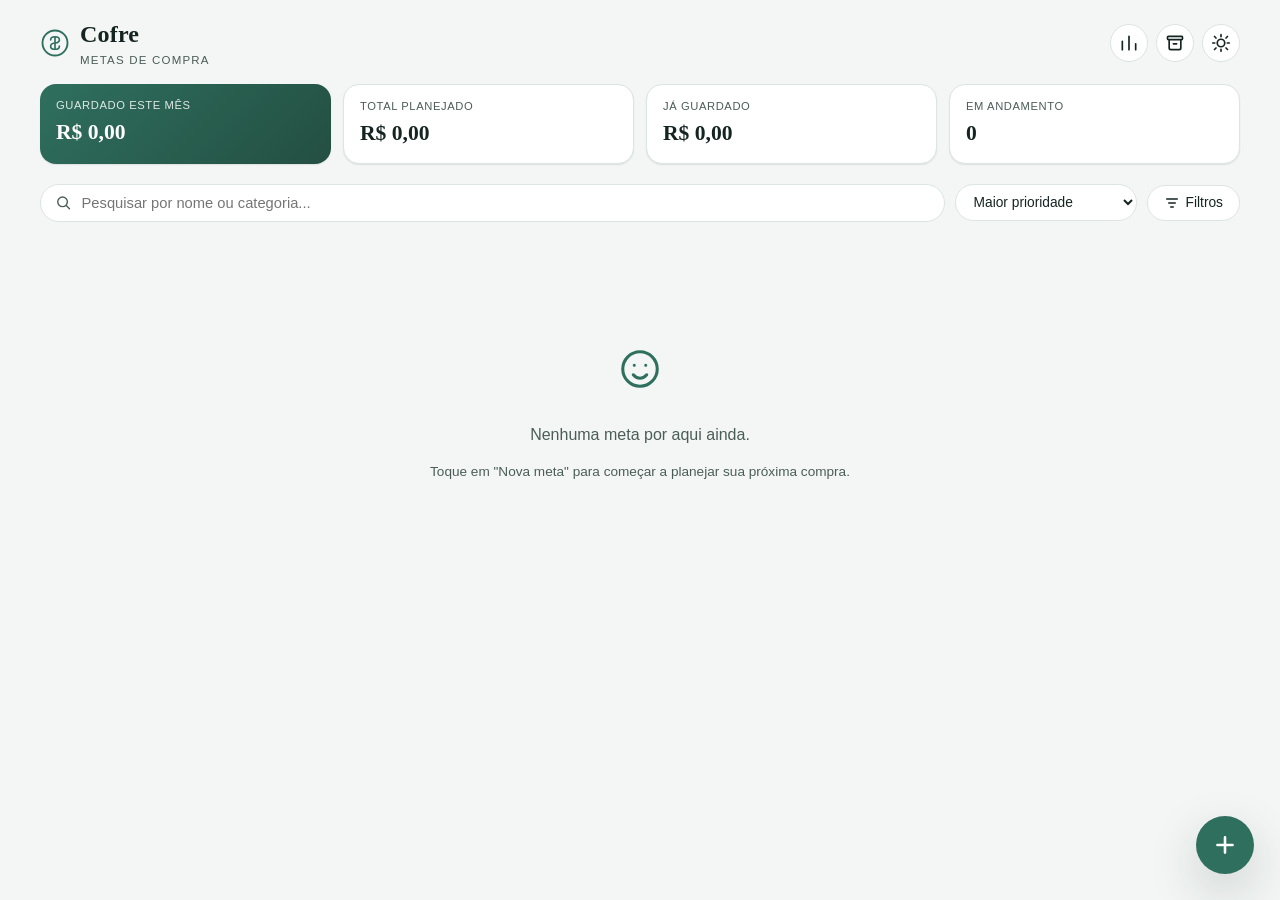
<file: index (3).html>
<!DOCTYPE html>
<html lang="pt-BR">
<head>
<meta charset="UTF-8">
<meta name="viewport" content="width=device-width, initial-scale=1.0, viewport-fit=cover">
<title>Cofre — Metas de Compra</title>
<link rel="icon" href="data:,">
<style>
/* =========================================================
   COFRE — Metas de Compra
   Design tokens
   Paleta: papel frio + verde-pinho (crescimento) + ouro (prioridade)
   Tipografia: serifada (Georgia) para números financeiros,
   sans do sistema para interface — sem dependência de internet.
   ========================================================= */

:root{
  /* --- paleta claro --- */
  --bg: #F3F6F4;
  --surface: #FFFFFF;
  --surface-2: #ECF1EE;
  --ink: #142420;
  --ink-soft: #4B5D58;
  --border: #DCE5E1;

  --accent: #2F6F5E;       /* verde-pinho: crescimento / dinheiro guardado */
  --accent-dark: #234F42;
  --accent-soft: #E4F0EB;
  --gold: #B98A1D;         /* ouro: prioridade / destaque */
  --gold-soft: #F6ECD3;

  --p-red: #C4483B;
  --p-orange: #D9822B;
  --p-yellow: #D6AE2B;
  --p-lightgreen: #6FAE58;
  --p-green: #2F8F5B;

  --shadow-sm: 0 1px 2px rgba(20,36,32,0.06), 0 1px 1px rgba(20,36,32,0.04);
  --shadow-md: 0 6px 20px rgba(20,36,32,0.09);
  --shadow-lg: 0 18px 50px rgba(20,36,32,0.18);

  --radius-sm: 10px;
  --radius-md: 16px;
  --radius-lg: 22px;

  --font-display: Georgia, 'Iowan Old Style', 'Times New Roman', serif;
  --font-body: -apple-system, BlinkMacSystemFont, 'Segoe UI', Roboto, 'Helvetica Neue', Arial, sans-serif;

  --dur-fast: 150ms;
  --dur-med: 320ms;
  --ease: cubic-bezier(.4,0,.2,1);
}

[data-theme="dark"]{
  --bg: #0E1613;
  --surface: #16211D;
  --surface-2: #1C2925;
  --ink: #E7EFEC;
  --ink-soft: #A4B6B0;
  --border: #29372F;

  --accent: #59B893;
  --accent-dark: #3E8E6E;
  --accent-soft: #1C3128;
  --gold: #E0B94A;
  --gold-soft: #2C260F;

  --p-red: #E0655A;
  --p-orange: #E79A4C;
  --p-yellow: #E3C452;
  --p-lightgreen: #8FCB74;
  --p-green: #4FBE82;

  --shadow-sm: 0 1px 2px rgba(0,0,0,0.35);
  --shadow-md: 0 6px 20px rgba(0,0,0,0.4);
  --shadow-lg: 0 18px 50px rgba(0,0,0,0.55);
}

@media (prefers-reduced-motion: reduce){
  *{ animation-duration: 0.001ms !important; transition-duration: 0.001ms !important; }
}

*{ box-sizing: border-box; }
html,body{ margin:0; padding:0; }

/* Regra global: o atributo [hidden] sempre vence qualquer display definido
   por classe (evita telas "grudadas" com modais/painéis sempre visíveis) */
[hidden]{ display:none !important; }

body{
  background: var(--bg);
  color: var(--ink);
  font-family: var(--font-body);
  line-height: 1.4;
  min-height: 100vh;
  transition: background var(--dur-med) var(--ease), color var(--dur-med) var(--ease);
  padding-bottom: 90px;
}

button{ font-family: inherit; }
input, select, textarea{ font-family: inherit; }

::selection{ background: var(--accent-soft); color: var(--accent-dark); }

/* =================== TOPBAR =================== */
.topbar{
  display:flex; align-items:center; justify-content:space-between;
  padding: 18px clamp(16px,4vw,40px) 6px;
}
.topbar-brand{ display:flex; align-items:center; gap:10px; }
.brand-mark{ color: var(--accent); flex-shrink:0; }
.topbar-brand h1{
  font-family: var(--font-display);
  font-size: 1.5rem; margin:0; letter-spacing: 0.2px;
}
.brand-sub{ margin:0; font-size:0.72rem; color:var(--ink-soft); text-transform:uppercase; letter-spacing:1.2px; }

.topbar-actions{ display:flex; gap:8px; }
.icon-btn{
  width:38px; height:38px; border-radius:50%;
  border:1px solid var(--border); background: var(--surface);
  color: var(--ink); display:flex; align-items:center; justify-content:center;
  cursor:pointer; transition: transform var(--dur-fast) var(--ease), background var(--dur-fast);
}
.icon-btn:hover{ background: var(--surface-2); }
.icon-btn:active{ transform: scale(0.9); }

/* =================== DASHBOARD =================== */
.dashboard-strip{
  display:grid; grid-template-columns: repeat(4,1fr); gap:12px;
  padding: 10px clamp(16px,4vw,40px) 4px;
}
.dash-card{
  background: var(--surface); border:1px solid var(--border);
  border-radius: var(--radius-md); padding: 14px 16px;
  display:flex; flex-direction:column; gap:4px;
  box-shadow: var(--shadow-sm);
}
.dash-highlight{ background: linear-gradient(135deg, var(--accent), var(--accent-dark)); border:none; color:#fff; }
.dash-highlight .dash-label{ color: rgba(255,255,255,0.85); }
.dash-label{ font-size:0.7rem; text-transform:uppercase; letter-spacing:0.6px; color: var(--ink-soft); }
.dash-value{ font-family: var(--font-display); font-size: 1.35rem; font-weight:600; }

@media (max-width: 720px){
  .dashboard-strip{ grid-template-columns: repeat(2,1fr); }
}

/* =================== REMINDER =================== */
.reminder-banner{
  margin: 12px clamp(16px,4vw,40px) 0;
  background: var(--gold-soft); color: var(--ink);
  border: 1px solid var(--gold); border-radius: var(--radius-sm);
  padding: 10px 14px; display:flex; align-items:center; gap:10px;
  font-size:0.88rem; animation: slideDown var(--dur-med) var(--ease);
}
.reminder-banner svg{ color: var(--gold); flex-shrink:0; }
.reminder-banner span{ flex:1; }
.reminder-banner button{
  border:none; background:transparent; font-size:1.1rem; cursor:pointer; color: var(--ink-soft);
  line-height:1;
}
@keyframes slideDown{ from{ opacity:0; transform: translateY(-8px);} to{ opacity:1; transform:none; } }

/* =================== TOOLBAR =================== */
.toolbar{
  display:flex; gap:10px; flex-wrap:wrap; align-items:center;
  padding: 16px clamp(16px,4vw,40px) 4px;
}
.search-wrap{
  flex:1; min-width:180px; display:flex; align-items:center; gap:8px;
  background: var(--surface); border:1px solid var(--border);
  border-radius: 999px; padding: 9px 14px; color: var(--ink-soft);
}
.search-wrap input{
  border:none; outline:none; background:transparent; color:var(--ink);
  width:100%; font-size:0.92rem;
}
.select-control{
  border:1px solid var(--border); background: var(--surface); color:var(--ink);
  border-radius: 999px; padding: 9px 14px; font-size:0.86rem; cursor:pointer;
}
.filter-toggle-btn{
  display:flex; align-items:center; gap:6px;
  border:1px solid var(--border); background: var(--surface); color:var(--ink);
  border-radius: 999px; padding: 9px 16px; font-size:0.86rem; cursor:pointer;
  transition: background var(--dur-fast);
}
.filter-toggle-btn:hover{ background: var(--surface-2); }
.filter-count{
  background: var(--accent); color:#fff; border-radius:50%;
  width:18px; height:18px; font-size:0.68rem; display:inline-flex;
  align-items:center; justify-content:center;
}

.filter-panel{
  display:flex; flex-wrap:wrap; gap:8px;
  padding: 6px clamp(16px,4vw,40px) 0;
  animation: slideDown var(--dur-med) var(--ease);
}
.chip{
  display:flex; align-items:center; gap:6px;
  border:1px solid var(--border); border-radius:999px; padding:6px 12px;
  font-size:0.8rem; cursor:pointer; background: var(--surface); color: var(--ink-soft);
  transition: all var(--dur-fast);
  user-select:none;
}
.chip:has(input:checked){ background: var(--accent-soft); border-color: var(--accent); color: var(--accent-dark); }
.chip input{ accent-color: var(--accent); }

/* =================== CARDS GRID =================== */
.cards-grid{
  display:grid; grid-template-columns: repeat(auto-fill, minmax(270px,1fr));
  gap:18px; padding: 20px clamp(16px,4vw,40px) 40px;
}

.goal-card{
  background: var(--surface); border:1px solid var(--border);
  border-radius: var(--radius-lg); padding: 18px;
  display:flex; flex-direction:column; gap:12px;
  box-shadow: var(--shadow-sm);
  cursor:pointer;
  transition: transform var(--dur-med) var(--ease), box-shadow var(--dur-med) var(--ease), border-color var(--dur-fast);
  position:relative;
  animation: cardIn var(--dur-med) var(--ease);
}
@keyframes cardIn{ from{ opacity:0; transform: translateY(10px);} to{ opacity:1; transform:none; } }
.goal-card:hover{ transform: translateY(-3px); box-shadow: var(--shadow-md); }

.goal-card.is-complete{ border-color: var(--p-green); }

.gc-top{ display:flex; gap:12px; align-items:flex-start; }
.gc-photo{
  width:52px; height:52px; border-radius: var(--radius-sm); object-fit:cover;
  background: var(--surface-2); flex-shrink:0;
}
.gc-photo-placeholder{
  width:52px; height:52px; border-radius: var(--radius-sm);
  background: var(--surface-2); display:flex; align-items:center; justify-content:center;
  color: var(--ink-soft); flex-shrink:0;
}
.gc-title-wrap{ flex:1; min-width:0; }
.gc-name{ font-weight:600; font-size:1.02rem; margin:0 0 2px; word-break:break-word; }
.gc-category{ font-size:0.74rem; color: var(--ink-soft); text-transform:uppercase; letter-spacing:0.5px; }

.gc-tag{
  font-size:0.65rem; padding:2px 8px; border-radius:999px; font-weight:600;
  text-transform:uppercase; letter-spacing:0.4px; flex-shrink:0;
}
.gc-tag.necessidade{ background: var(--accent-soft); color: var(--accent-dark); }
.gc-tag.desejo{ background: var(--gold-soft); color: var(--gold); }
.gc-tag.presente{ background:#F1E1F0; color:#8A3D86; }
[data-theme="dark"] .gc-tag.presente{ background:#3A2438; color:#E39BDD; }

.gc-body{ display:flex; gap:16px; align-items:center; }

.ring-wrap{ position:relative; width:86px; height:86px; flex-shrink:0; }
.ring-wrap svg{ width:100%; height:100%; transform: rotate(-90deg); }
.ring-track{ fill:none; stroke: var(--surface-2); }
.ring-fill{ fill:none; stroke-linecap:round; transition: stroke-dashoffset 700ms var(--ease), stroke 400ms; }
.ring-label{
  position:absolute; inset:0; display:flex; align-items:center; justify-content:center;
  flex-direction:column;
  font-family: var(--font-display); font-weight:700;
}
.ring-percent{ font-size:1.05rem; }

.gc-numbers{ flex:1; display:flex; flex-direction:column; gap:3px; font-size:0.82rem; min-width:0; }
.gc-numbers .row{ display:flex; justify-content:space-between; gap:6px; }
.gc-numbers .label{ color: var(--ink-soft); }
.gc-numbers .value{ font-weight:600; font-family: var(--font-display); }
.gc-numbers .value.total{ color: var(--ink); }
.gc-numbers .value.saved{ color: var(--accent); }
.gc-numbers .value.missing{ color: var(--p-orange); }

.gc-footer{
  display:flex; align-items:center; justify-content:space-between;
  font-size:0.76rem; color: var(--ink-soft); border-top:1px dashed var(--border); padding-top:10px;
}
.priority-pill{
  display:inline-flex; align-items:center; gap:5px; font-weight:700; padding:2px 9px;
  border-radius:999px; font-size:0.72rem;
}
.priority-dot{ width:7px; height:7px; border-radius:50%; }

.gc-actions{ display:flex; gap:8px; }
.gc-btn{
  flex:1; border:1px solid var(--border); background: var(--surface); color: var(--ink);
  border-radius: 999px; padding:8px 10px; font-size:0.78rem; font-weight:600; cursor:pointer;
  display:flex; align-items:center; justify-content:center; gap:5px;
  transition: background var(--dur-fast), transform var(--dur-fast);
}
.gc-btn:active{ transform: scale(0.94); }
.gc-btn.deposit{ background: var(--accent); border-color: var(--accent); color:#fff; }
.gc-btn.deposit:hover{ background: var(--accent-dark); }
.gc-btn.withdraw:hover{ background: var(--surface-2); }

.gc-complete-badge{
  position:absolute; top:14px; right:14px; background: var(--p-green); color:#fff;
  border-radius:999px; padding:3px 10px; font-size:0.7rem; font-weight:700;
  display:flex; align-items:center; gap:4px;
}

/* =================== EMPTY STATE =================== */
.empty-state{
  text-align:center; padding: 60px 20px; color: var(--ink-soft);
}
.empty-state svg{ color: var(--accent); margin-bottom:10px; }
.empty-sub{ font-size:0.85rem; }

/* =================== FAB =================== */
.fab{
  position:fixed; bottom: 26px; right: 26px; width:58px; height:58px; border-radius:50%;
  background: var(--accent); color:#fff; border:none; box-shadow: var(--shadow-lg);
  display:flex; align-items:center; justify-content:center; cursor:pointer; z-index:40;
  transition: transform var(--dur-fast) var(--ease), background var(--dur-fast);
}
.fab:hover{ background: var(--accent-dark); }
.fab:active{ transform: scale(0.88) rotate(90deg); }

/* =================== MODALS =================== */
.modal-overlay{
  position:fixed; inset:0; background: rgba(10,18,15,0.5);
  display:flex; align-items:center; justify-content:center; padding:16px;
  z-index:100; animation: fadeIn var(--dur-fast) var(--ease);
  backdrop-filter: blur(2px);
}
/* O atributo [hidden] precisa vencer a regra acima (empate de especificidade
   com a classe faz o CSS de autor prevalecer sobre o padrão do navegador) */
.modal-overlay[hidden]{ display:none !important; }
@keyframes fadeIn{ from{opacity:0;} to{opacity:1;} }
.modal{
  background: var(--surface); border-radius: var(--radius-lg);
  width:100%; max-width:520px; max-height:88vh; display:flex; flex-direction:column;
  box-shadow: var(--shadow-lg); animation: popIn var(--dur-med) var(--ease);
}
@keyframes popIn{ from{ opacity:0; transform: scale(0.94) translateY(10px);} to{ opacity:1; transform:none; } }
.modal-head{
  display:flex; align-items:center; justify-content:space-between;
  padding: 18px 22px; border-bottom:1px solid var(--border);
}
.modal-head h2{ margin:0; font-family: var(--font-display); font-size:1.25rem; }
.modal-close{
  border:none; background:transparent; font-size:1.5rem; cursor:pointer; color: var(--ink-soft);
  line-height:1; width:32px; height:32px; border-radius:50%;
  transition: background var(--dur-fast);
}
.modal-close:hover{ background: var(--surface-2); }
.modal-body{ padding: 20px 22px; overflow-y:auto; }

.field{ display:flex; flex-direction:column; gap:6px; margin-bottom:14px; font-size:0.85rem; }
.field span{ color: var(--ink-soft); font-weight:600; }
.field input, .field select, .field textarea{
  border:1px solid var(--border); border-radius: var(--radius-sm); padding:10px 12px;
  background: var(--bg); color: var(--ink); font-size:0.92rem; outline:none;
  transition: border-color var(--dur-fast);
}
.field input:focus, .field select:focus, .field textarea:focus{ border-color: var(--accent); }
.field input[type="range"]{ padding:0; accent-color: var(--accent); }
.field-row{ display:grid; grid-template-columns:1fr 1fr; gap:12px; }
@media (max-width:480px){ .field-row{ grid-template-columns:1fr; } }

.photo-preview{ width:100%; max-height:150px; object-fit:cover; border-radius: var(--radius-sm); margin-top:8px; }

.modal-actions{ display:flex; justify-content:flex-end; gap:10px; margin-top:6px; }
.modal-actions.center{ justify-content:center; }
.btn-primary, .btn-secondary, .btn-danger{
  border-radius: 999px; padding: 10px 20px; font-weight:600; font-size:0.88rem; cursor:pointer;
  border:1px solid transparent; transition: transform var(--dur-fast), background var(--dur-fast);
}
.btn-primary{ background: var(--accent); color:#fff; }
.btn-primary:hover{ background: var(--accent-dark); }
.btn-secondary{ background: var(--surface-2); color: var(--ink); border-color: var(--border); }
.btn-secondary:hover{ background: var(--border); }
.btn-danger{ background: var(--p-red); color:#fff; }
.btn-danger:hover{ filter: brightness(0.92); }
.btn-primary:active, .btn-secondary:active, .btn-danger:active{ transform: scale(0.95); }

/* =================== DETAIL MODAL =================== */
.detail-photo{ width:100%; height:180px; object-fit:cover; border-radius: var(--radius-md); margin-bottom:14px; background: var(--surface-2); }
.detail-header{ display:flex; justify-content:space-between; align-items:flex-start; gap:10px; margin-bottom:8px; }
.detail-name{ font-family: var(--font-display); font-size:1.4rem; margin:0; }
.detail-desc{ color: var(--ink-soft); font-size:0.88rem; margin: 4px 0 16px; }
.detail-ring-row{ display:flex; gap:20px; align-items:center; margin-bottom:16px; flex-wrap:wrap; }
.detail-numbers{ flex:1; display:flex; flex-direction:column; gap:6px; min-width:160px; }
.detail-numbers .row{ display:flex; justify-content:space-between; font-size:0.9rem; }
.detail-numbers .label{ color: var(--ink-soft); }
.detail-numbers .value{ font-weight:700; font-family: var(--font-display); }

.goal-meta-grid{
  display:grid; grid-template-columns: repeat(3,1fr); gap:10px; margin: 14px 0;
}
.goal-meta-item{
  background: var(--surface-2); border-radius: var(--radius-sm); padding:10px; text-align:center;
}
.goal-meta-item .label{ font-size:0.68rem; color: var(--ink-soft); text-transform:uppercase; letter-spacing:0.4px; }
.goal-meta-item .value{ font-family: var(--font-display); font-weight:700; font-size:1.02rem; margin-top:2px; }

.desired-price-hit{
  background: var(--accent-soft); color: var(--accent-dark); border:1px solid var(--accent);
  border-radius: var(--radius-sm); padding:8px 12px; font-size:0.82rem; margin: 10px 0;
  display:flex; align-items:center; gap:8px;
}

.history-list{ list-style:none; margin:0; padding:0; display:flex; flex-direction:column; gap:8px; max-height:180px; overflow-y:auto; }
.history-item{
  display:flex; justify-content:space-between; align-items:center;
  background: var(--surface-2); border-radius: var(--radius-sm); padding:9px 12px; font-size:0.82rem;
}
.history-item .h-left{ display:flex; flex-direction:column; }
.history-item .h-note{ color: var(--ink-soft); font-size:0.72rem; }
.history-item .h-amount.deposit{ color: var(--accent); font-weight:700; }
.history-item .h-amount.withdraw{ color: var(--p-red); font-weight:700; }

.detail-actions{ display:flex; flex-wrap:wrap; gap:8px; margin-top:16px; }
.detail-actions button{
  flex:1; min-width:100px; display:flex; align-items:center; justify-content:center; gap:6px;
  padding:10px 12px; border-radius: 999px; border:1px solid var(--border); background: var(--surface);
  color: var(--ink); font-weight:600; font-size:0.82rem; cursor:pointer; transition: background var(--dur-fast), transform var(--dur-fast);
}
.detail-actions button:active{ transform: scale(0.95); }
.detail-actions .da-deposit{ background: var(--accent); border-color: var(--accent); color:#fff; }
.detail-actions .da-delete{ background: transparent; color: var(--p-red); border-color: var(--p-red); }

.link-row{ margin-top:4px; }
.link-row a{ color: var(--accent); font-size:0.85rem; word-break:break-all; }

/* =================== MONEY MODAL =================== */
.money-target{ font-weight:600; margin: 0 0 14px; }
.quick-amounts{ display:flex; gap:8px; flex-wrap:wrap; margin-bottom:14px; }
.chip-amount{
  border:1px solid var(--border); background: var(--surface-2); border-radius:999px;
  padding:8px 16px; font-weight:600; cursor:pointer; font-size:0.85rem; color: var(--ink);
  transition: background var(--dur-fast), transform var(--dur-fast);
}
.chip-amount:hover{ background: var(--border); }
.chip-amount:active{ transform: scale(0.93); }
.chip-amount.active{ background: var(--accent); color:#fff; border-color: var(--accent); }

/* =================== STATS =================== */
.stats-grid{ display:grid; grid-template-columns: repeat(2,1fr); gap:12px; }
.stat-box{
  background: var(--surface-2); border-radius: var(--radius-md); padding:14px;
  display:flex; flex-direction:column; gap:2px;
}
.stat-box .s-label{ font-size:0.72rem; color: var(--ink-soft); text-transform:uppercase; letter-spacing:0.4px; }
.stat-box .s-value{ font-family: var(--font-display); font-weight:700; font-size:1.15rem; }
@media (max-width:480px){ .stats-grid{ grid-template-columns:1fr; } }

/* =================== CONFIRM =================== */
.modal-confirm{ max-width:360px; }
.confirm-body{ text-align:center; }
.confirm-icon{ color: var(--p-red); margin-bottom:8px; }

/* =================== ARCHIVE LIST =================== */
.archive-item{
  display:flex; justify-content:space-between; align-items:center; gap:10px;
  padding:12px; border-radius: var(--radius-sm); background: var(--surface-2); margin-bottom:10px;
}
.archive-item .a-name{ font-weight:600; }
.archive-item .a-sub{ font-size:0.76rem; color: var(--ink-soft); }
.archive-item button{
  border:1px solid var(--border); background: var(--surface); color: var(--ink);
  border-radius:999px; padding:6px 14px; font-size:0.78rem; font-weight:600; cursor:pointer;
}

/* =================== TOAST =================== */
.toast{
  position:fixed; bottom:96px; left:50%; transform: translateX(-50%);
  background: var(--ink); color: var(--bg); padding:11px 20px; border-radius:999px;
  font-size:0.85rem; z-index:200; box-shadow: var(--shadow-md);
  animation: toastIn var(--dur-med) var(--ease);
}
@keyframes toastIn{ from{ opacity:0; transform: translate(-50%,10px);} to{ opacity:1; transform: translate(-50%,0);} }

/* =================== CONFETTI CANVAS =================== */
#confettiCanvas{
  position:fixed; inset:0; pointer-events:none; z-index:300; display:none;
}

/* =================== SCROLLBAR (subtle) =================== */
::-webkit-scrollbar{ width:8px; height:8px; }
::-webkit-scrollbar-thumb{ background: var(--border); border-radius:8px; }

/* =================== RESPONSIVE TWEAKS =================== */
@media (max-width:600px){
  .topbar{ padding: 14px 16px 4px; }
  .toolbar{ padding: 14px 16px 4px; }
  .cards-grid{ padding: 16px 16px 90px; grid-template-columns:1fr; }
  .filter-panel{ padding: 6px 16px 0; }
}

</style>
</head>
<body data-theme="light">

<!-- ============ TOPO / CABEÇALHO ============ -->
<header class="topbar">
  <div class="topbar-brand">
    <svg class="brand-mark" viewBox="0 0 48 48" width="30" height="30" aria-hidden="true">
      <circle cx="24" cy="24" r="20" fill="none" stroke="currentColor" stroke-width="3"/>
      <path d="M24 14 L24 34 M17 19 Q17 14 24 14 Q31 14 31 19 Q31 23 24 24 Q17 25 17 29 Q17 34 24 34 Q31 34 31 29" fill="none" stroke="currentColor" stroke-width="2.6" stroke-linecap="round"/>
    </svg>
    <div>
      <h1>Cofre</h1>
      <p class="brand-sub">metas de compra</p>
    </div>
  </div>

  <div class="topbar-actions">
    <button id="btnStats" class="icon-btn" title="Estatísticas" aria-label="Ver estatísticas">
      <svg viewBox="0 0 24 24" width="20" height="20"><path d="M4 20V10M12 20V4M20 20v-7" stroke="currentColor" stroke-width="2" fill="none" stroke-linecap="round" stroke-linejoin="round"/></svg>
    </button>
    <button id="btnArchive" class="icon-btn" title="Arquivadas" aria-label="Ver metas arquivadas">
      <svg viewBox="0 0 24 24" width="20" height="20"><rect x="3" y="4" width="18" height="4" rx="1" fill="none" stroke="currentColor" stroke-width="2"/><path d="M5 9v9a2 2 0 0 0 2 2h10a2 2 0 0 0 2-2V9M10 13h4" stroke="currentColor" stroke-width="2" fill="none" stroke-linecap="round"/></svg>
    </button>
    <button id="btnTheme" class="icon-btn" title="Alternar tema" aria-label="Alternar tema claro/escuro">
      <svg id="iconSun" viewBox="0 0 24 24" width="20" height="20"><circle cx="12" cy="12" r="4.5" fill="none" stroke="currentColor" stroke-width="2"/><g stroke="currentColor" stroke-width="2" stroke-linecap="round"><path d="M12 2v2.5M12 19.5V22M4.2 4.2l1.8 1.8M18 18l1.8 1.8M2 12h2.5M19.5 12H22M4.2 19.8l1.8-1.8M18 6l1.8-1.8"/></g></svg>
      <svg id="iconMoon" viewBox="0 0 24 24" width="20" height="20" style="display:none"><path d="M20 14.5A8.5 8.5 0 0 1 9.5 4 8.5 8.5 0 1 0 20 14.5Z" fill="currentColor"/></svg>
    </button>
  </div>
</header>

<!-- ============ RESUMO DO MÊS ============ -->
<section class="dashboard-strip" id="dashboardStrip">
  <div class="dash-card dash-highlight">
    <span class="dash-label">Guardado este mês</span>
    <span class="dash-value" id="dashMonthSaved">R$ 0,00</span>
  </div>
  <div class="dash-card">
    <span class="dash-label">Total planejado</span>
    <span class="dash-value" id="dashPlanned">R$ 0,00</span>
  </div>
  <div class="dash-card">
    <span class="dash-label">Já guardado</span>
    <span class="dash-value" id="dashSaved">R$ 0,00</span>
  </div>
  <div class="dash-card">
    <span class="dash-label">Em andamento</span>
    <span class="dash-value" id="dashActive">0</span>
  </div>
</section>

<!-- ============ NOTIFICAÇÃO / LEMBRETE ============ -->
<div class="reminder-banner" id="reminderBanner" hidden>
  <svg viewBox="0 0 24 24" width="18" height="18"><path d="M12 2a6 6 0 0 0-6 6v4l-2 4h16l-2-4V8a6 6 0 0 0-6-6ZM10 20a2 2 0 0 0 4 0" fill="none" stroke="currentColor" stroke-width="1.8" stroke-linecap="round" stroke-linejoin="round"/></svg>
  <span id="reminderText"></span>
  <button id="reminderClose" aria-label="Fechar aviso">&times;</button>
</div>

<!-- ============ FERRAMENTAS: busca / filtro / ordenar ============ -->
<section class="toolbar">
  <div class="search-wrap">
    <svg viewBox="0 0 24 24" width="17" height="17"><circle cx="11" cy="11" r="7" fill="none" stroke="currentColor" stroke-width="2"/><path d="m21 21-4.3-4.3" stroke="currentColor" stroke-width="2" stroke-linecap="round"/></svg>
    <input type="text" id="searchInput" placeholder="Pesquisar por nome ou categoria...">
  </div>

  <select id="sortSelect" class="select-control" aria-label="Ordenar por">
    <option value="priority-desc">Maior prioridade</option>
    <option value="percent-desc">Maior porcentagem</option>
    <option value="percent-asc">Menor porcentagem</option>
    <option value="value-desc">Mais caro</option>
    <option value="value-asc">Mais barato</option>
    <option value="date-asc">Mais próximo da data</option>
    <option value="date-desc">Mais distante</option>
    <option value="name-asc">Nome</option>
    <option value="category-asc">Categoria</option>
  </select>

  <button id="btnFilters" class="filter-toggle-btn">
    <svg viewBox="0 0 24 24" width="16" height="16"><path d="M4 6h16M7 12h10M10 18h4" stroke="currentColor" stroke-width="2" stroke-linecap="round"/></svg>
    Filtros <span id="filterCount" class="filter-count" hidden>0</span>
  </button>
</section>

<div class="filter-panel" id="filterPanel" hidden>
  <label class="chip"><input type="checkbox" value="concluidos" class="filterChk"> Concluídos</label>
  <label class="chip"><input type="checkbox" value="andamento" class="filterChk"> Em andamento</label>
  <label class="chip"><input type="checkbox" value="mais80" class="filterChk"> Mais de 80%</label>
  <label class="chip"><input type="checkbox" value="menos20" class="filterChk"> Menos de 20%</label>
  <label class="chip"><input type="checkbox" value="altaprioridade" class="filterChk"> Alta prioridade</label>
  <label class="chip"><input type="checkbox" value="baixaprioridade" class="filterChk"> Baixa prioridade</label>
</div>

<!-- ============ GRADE DE METAS ============ -->
<main>
  <section id="cardsGrid" class="cards-grid"></section>
  <div id="emptyState" class="empty-state" hidden>
    <svg viewBox="0 0 24 24" width="46" height="46"><circle cx="12" cy="12" r="9" fill="none" stroke="currentColor" stroke-width="1.6"/><path d="M9 10h.01M15 10h.01M8.5 15c1 1.2 2.2 1.8 3.5 1.8s2.5-.6 3.5-1.8" fill="none" stroke="currentColor" stroke-width="1.6" stroke-linecap="round"/></svg>
    <p>Nenhuma meta por aqui ainda.</p>
    <p class="empty-sub">Toque em "Nova meta" para começar a planejar sua próxima compra.</p>
  </div>
</main>

<button id="btnNew" class="fab" aria-label="Nova meta">
  <svg viewBox="0 0 24 24" width="26" height="26"><path d="M12 5v14M5 12h14" stroke="currentColor" stroke-width="2.4" stroke-linecap="round"/></svg>
</button>

<!-- ============ MODAL: CRIAR / EDITAR META ============ -->
<div class="modal-overlay" id="formModal" hidden>
  <div class="modal modal-form">
    <div class="modal-head">
      <h2 id="formModalTitle">Nova meta</h2>
      <button class="modal-close" data-close aria-label="Fechar">&times;</button>
    </div>
    <form id="purchaseForm" class="modal-body">
      <input type="hidden" id="fieldId">

      <label class="field">
        <span>Nome *</span>
        <input type="text" id="fieldName" required placeholder="Ex: Headphone">
      </label>

      <div class="field-row">
        <label class="field">
          <span>Categoria</span>
          <select id="fieldCategory">
            <option>Eletrônicos</option>
            <option>Roupas</option>
            <option>Livros</option>
            <option>Casa</option>
            <option>Veículo</option>
            <option>Academia</option>
            <option>Games</option>
            <option>Instrumentos</option>
            <option>Ferramentas</option>
            <option>Outros</option>
          </select>
        </label>
        <label class="field">
          <span>Tipo</span>
          <select id="fieldTag">
            <option value="desejo">Desejo</option>
            <option value="necessidade">Necessidade</option>
            <option value="presente">Presente</option>
          </select>
        </label>
      </div>

      <label class="field">
        <span>Foto (opcional)</span>
        <input type="file" id="fieldPhotoFile" accept="image/*">
        <img id="fieldPhotoPreview" class="photo-preview" hidden alt="Pré-visualização">
      </label>

      <div class="field-row">
        <label class="field">
          <span>Valor total (R$) *</span>
          <input type="number" id="fieldTotal" required min="0" step="0.01" placeholder="0,00">
        </label>
        <label class="field">
          <span>Já guardado (R$)</span>
          <input type="number" id="fieldSaved" min="0" step="0.01" placeholder="0,00">
        </label>
      </div>

      <div class="field-row">
        <label class="field">
          <span>Prioridade (0–10): <b id="priorityValueLabel">5</b></span>
          <input type="range" id="fieldPriority" min="0" max="10" value="5">
        </label>
        <label class="field">
          <span>Comprar até</span>
          <input type="date" id="fieldDate">
        </label>
      </div>

      <label class="field">
        <span>Descrição</span>
        <textarea id="fieldDescription" rows="2" placeholder="Detalhes sobre o item..."></textarea>
      </label>

      <div class="field-row">
        <label class="field">
          <span>Link do produto</span>
          <input type="url" id="fieldLink" placeholder="https://...">
        </label>
        <label class="field">
          <span>Preço desejado (R$)</span>
          <input type="number" id="fieldDesiredPrice" min="0" step="0.01" placeholder="0,00">
        </label>
      </div>

      <label class="field">
        <span>Observações</span>
        <textarea id="fieldNotes" rows="2" placeholder="Anotações extras..."></textarea>
      </label>

      <div class="modal-actions">
        <button type="button" class="btn-secondary" data-close>Cancelar</button>
        <button type="submit" class="btn-primary">Salvar</button>
      </div>
    </form>
  </div>
</div>

<!-- ============ MODAL: DETALHES ============ -->
<div class="modal-overlay" id="detailModal" hidden>
  <div class="modal modal-detail">
    <div class="modal-head">
      <h2>Detalhes</h2>
      <button class="modal-close" data-close aria-label="Fechar">&times;</button>
    </div>
    <div class="modal-body" id="detailBody"></div>
  </div>
</div>

<!-- ============ MODAL: DEPOSITAR / RETIRAR ============ -->
<div class="modal-overlay" id="moneyModal" hidden>
  <div class="modal modal-money">
    <div class="modal-head">
      <h2 id="moneyModalTitle">Depositar dinheiro</h2>
      <button class="modal-close" data-close aria-label="Fechar">&times;</button>
    </div>
    <div class="modal-body">
      <p class="money-target" id="moneyTargetName"></p>
      <div class="quick-amounts" id="quickAmounts">
        <button type="button" class="chip-amount" data-amount="10">R$10</button>
        <button type="button" class="chip-amount" data-amount="50">R$50</button>
        <button type="button" class="chip-amount" data-amount="100">R$100</button>
        <button type="button" class="chip-amount" data-amount="custom">Outro valor</button>
      </div>
      <label class="field">
        <span>Valor (R$)</span>
        <input type="number" id="moneyAmount" min="0.01" step="0.01" placeholder="0,00">
      </label>
      <label class="field">
        <span>Observação (opcional)</span>
        <input type="text" id="moneyNote" placeholder="Ex: economia da semana">
      </label>
      <div class="modal-actions">
        <button type="button" class="btn-secondary" data-close>Cancelar</button>
        <button type="button" class="btn-primary" id="moneyConfirm">Confirmar</button>
      </div>
    </div>
  </div>
</div>

<!-- ============ MODAL: ESTATÍSTICAS ============ -->
<div class="modal-overlay" id="statsModal" hidden>
  <div class="modal modal-stats">
    <div class="modal-head">
      <h2>Estatísticas</h2>
      <button class="modal-close" data-close aria-label="Fechar">&times;</button>
    </div>
    <div class="modal-body" id="statsBody"></div>
  </div>
</div>

<!-- ============ MODAL: ARQUIVADAS ============ -->
<div class="modal-overlay" id="archiveModal" hidden>
  <div class="modal modal-stats">
    <div class="modal-head">
      <h2>Metas arquivadas</h2>
      <button class="modal-close" data-close aria-label="Fechar">&times;</button>
    </div>
    <div class="modal-body" id="archiveBody"></div>
  </div>
</div>

<!-- ============ MODAL: CONFIRMAR EXCLUSÃO ============ -->
<div class="modal-overlay" id="confirmModal" hidden>
  <div class="modal modal-confirm">
    <div class="modal-body confirm-body">
      <svg viewBox="0 0 24 24" width="40" height="40" class="confirm-icon"><path d="M12 9v4m0 4h.01M10.3 3.9 2.6 17a2 2 0 0 0 1.7 3h15.4a2 2 0 0 0 1.7-3L13.7 3.9a2 2 0 0 0-3.4 0Z" fill="none" stroke="currentColor" stroke-width="1.8" stroke-linejoin="round" stroke-linecap="round"/></svg>
      <p id="confirmText">Deseja realmente excluir esta meta?</p>
      <div class="modal-actions center">
        <button type="button" class="btn-secondary" id="confirmCancel">Cancelar</button>
        <button type="button" class="btn-danger" id="confirmOk">Excluir</button>
      </div>
    </div>
  </div>
</div>

<!-- ============ OVERLAY DE CONFETES ============ -->
<canvas id="confettiCanvas"></canvas>

<!-- ============ TOAST ============ -->
<div id="toast" class="toast" hidden></div>

<script>
/* =========================================================
   COFRE — Metas de Compra
   Vanilla JS — sem dependências externas
   Tudo persistido em localStorage.
   ========================================================= */

(function () {
  "use strict";

  /* --------------------- CONSTANTES --------------------- */
  const STORAGE_KEY = "cofreApp_v1";
  const RING_RADIUS = 36;
  const RING_CIRCUMFERENCE = 2 * Math.PI * RING_RADIUS;

  const PRIORITY_LABELS = [
    { max: 2, label: "Muito baixa", color: "var(--p-red)" },
    { max: 4, label: "Baixa", color: "var(--p-orange)" },
    { max: 6, label: "Média", color: "var(--p-yellow)" },
    { max: 8, label: "Alta", color: "var(--p-lightgreen)" },
    { max: 10, label: "Urgente", color: "var(--p-green)" }
  ];

  const REMINDER_MESSAGES = [
    (g) => `Que tal guardar R$20 para "${g.name}" hoje?`,
    (g) => `Faltam apenas ${formatBRL(remaining(g))} para concluir "${g.name}".`,
    (g) => `Você está ${percent(g)}% do caminho em "${g.name}". Continue!`
  ];

  /* --------------------- ESTADO --------------------- */
  let state = loadState();
  let currentFilters = new Set();
  let currentSearch = "";
  let currentSort = "priority-desc";
  let moneyModalContext = null; // { id, mode: 'deposit' | 'withdraw' }
  let confirmContext = null; // { type: 'delete'|'archive', id }

  /* --------------------- PERSISTÊNCIA --------------------- */
  function loadState() {
    try {
      const raw = localStorage.getItem(STORAGE_KEY);
      if (raw) return JSON.parse(raw);
    } catch (e) {
      console.warn("Falha ao ler localStorage:", e);
    }
    return { purchases: [], theme: "light", lastReminderCheck: null };
  }

  function saveState() {
    try {
      localStorage.setItem(STORAGE_KEY, JSON.stringify(state));
    } catch (e) {
      console.warn("Falha ao salvar localStorage:", e);
    }
  }

  /* --------------------- HELPERS FINANCEIROS --------------------- */
  function formatBRL(v) {
    const n = Number(v) || 0;
    return n.toLocaleString("pt-BR", { style: "currency", currency: "BRL" });
  }

  function remaining(g) {
    return Math.max(0, (Number(g.totalValue) || 0) - (Number(g.saved) || 0));
  }

  function percent(g) {
    if (!g.totalValue || g.totalValue <= 0) return 0;
    const p = ((Number(g.saved) || 0) / g.totalValue) * 100;
    return Math.max(0, Math.min(100, Math.round(p)));
  }

  function isComplete(g) {
    return percent(g) >= 100;
  }

  function daysRemaining(g) {
    if (!g.targetDate) return null;
    const today = new Date();
    today.setHours(0, 0, 0, 0);
    const target = new Date(g.targetDate + "T00:00:00");
    const diff = Math.round((target - today) / 86400000);
    return diff;
  }

  function ringColor(pct) {
    if (pct >= 100) return "var(--p-green)";
    if (pct >= 76) return "var(--p-lightgreen)";
    if (pct >= 51) return "var(--p-yellow)";
    if (pct >= 26) return "var(--p-orange)";
    return "var(--p-red)";
  }

  function priorityInfo(priority) {
    const found = PRIORITY_LABELS.find((p) => priority <= p.max);
    return found || PRIORITY_LABELS[PRIORITY_LABELS.length - 1];
  }

  function goalStatus(g) {
    if (isComplete(g)) return "Concluído";
    const dr = daysRemaining(g);
    if (dr !== null && dr < 0) return "Atrasado";
    return "Em andamento";
  }

  /* --------------------- METAS FINANCEIRAS (dia/semana/mês) --------------------- */
  function financialTargets(g) {
    const rem = remaining(g);
    const dr = daysRemaining(g);
    if (dr === null || dr <= 0 || rem <= 0) {
      return { daily: 0, weekly: 0, monthly: 0 };
    }
    const daily = rem / dr;
    const weekly = daily * 7;
    const monthly = daily * 30;
    return { daily, weekly, monthly };
  }

  /* --------------------- CRUD DE METAS --------------------- */
  function createGoal(data) {
    const goal = {
      id: "g_" + Date.now() + "_" + Math.random().toString(36).slice(2, 7),
      name: data.name,
      category: data.category,
      photo: data.photo || null,
      totalValue: Number(data.totalValue) || 0,
      saved: Number(data.saved) || 0,
      description: data.description || "",
      priority: Number(data.priority),
      targetDate: data.targetDate || "",
      notes: data.notes || "",
      productLink: data.productLink || "",
      desiredPrice: data.desiredPrice ? Number(data.desiredPrice) : null,
      tag: data.tag || "desejo",
      archived: false,
      createdAt: new Date().toISOString(),
      history: []
    };
    if (goal.saved > 0) {
      goal.history.push(makeHistoryEntry(goal.saved, "deposit", "Valor inicial"));
    }
    state.purchases.push(goal);
    saveState();
    return goal;
  }

  function updateGoal(id, data) {
    const g = state.purchases.find((p) => p.id === id);
    if (!g) return;
    Object.assign(g, {
      name: data.name,
      category: data.category,
      photo: data.photo !== undefined ? data.photo : g.photo,
      totalValue: Number(data.totalValue) || 0,
      description: data.description || "",
      priority: Number(data.priority),
      targetDate: data.targetDate || "",
      notes: data.notes || "",
      productLink: data.productLink || "",
      desiredPrice: data.desiredPrice ? Number(data.desiredPrice) : null,
      tag: data.tag || "desejo"
    });
    // Ajuste manual do valor guardado, se alterado no formulário de edição
    if (data.saved !== undefined && Number(data.saved) !== g.saved) {
      g.saved = Math.max(0, Number(data.saved) || 0);
    }
    saveState();
  }

  function deleteGoal(id) {
    state.purchases = state.purchases.filter((p) => p.id !== id);
    saveState();
  }

  function archiveGoal(id, archived) {
    const g = state.purchases.find((p) => p.id === id);
    if (!g) return;
    g.archived = archived;
    saveState();
  }

  function makeHistoryEntry(amount, type, note) {
    const now = new Date();
    return {
      id: "h_" + now.getTime() + "_" + Math.random().toString(36).slice(2, 5),
      amount: amount,
      type: type, // 'deposit' | 'withdraw'
      date: now.toISOString(),
      note: note || ""
    };
  }

  function applyMoneyMovement(id, amount, type, note) {
    const g = state.purchases.find((p) => p.id === id);
    if (!g) return;
    const wasComplete = isComplete(g);
    let appliedAmount = amount;
    if (type === "deposit") {
      g.saved = (Number(g.saved) || 0) + amount;
    } else {
      // Nunca permitir valores negativos: limita a retirada ao que está guardado
      appliedAmount = Math.min(amount, Number(g.saved) || 0);
      g.saved = Math.max(0, (Number(g.saved) || 0) - appliedAmount);
    }
    g.history.unshift(makeHistoryEntry(appliedAmount, type, note));
    saveState();
    if (!wasComplete && isComplete(g)) {
      celebrateCompletion();
    }
    return g;
  }

  /* --------------------- RENDER: DASHBOARD --------------------- */
  function renderDashboard() {
    const active = state.purchases.filter((p) => !p.archived);
    const planned = active.reduce((s, g) => s + (Number(g.totalValue) || 0), 0);
    const saved = active.reduce((s, g) => s + (Number(g.saved) || 0), 0);
    const inProgress = active.filter((g) => !isComplete(g)).length;

    const now = new Date();
    const monthSaved = active.reduce((sum, g) => {
      const monthTotal = (g.history || [])
        .filter((h) => {
          const d = new Date(h.date);
          return (
            h.type === "deposit" &&
            d.getMonth() === now.getMonth() &&
            d.getFullYear() === now.getFullYear()
          );
        })
        .reduce((s, h) => s + h.amount, 0);
      return sum + monthTotal;
    }, 0);

    document.getElementById("dashMonthSaved").textContent = formatBRL(monthSaved);
    document.getElementById("dashPlanned").textContent = formatBRL(planned);
    document.getElementById("dashSaved").textContent = formatBRL(saved);
    document.getElementById("dashActive").textContent = String(inProgress);
  }

  /* --------------------- RENDER: RING SVG --------------------- */
  function ringSVG(pct) {
    const offset = RING_CIRCUMFERENCE * (1 - pct / 100);
    const color = ringColor(pct);
    return `
      <svg viewBox="0 0 86 86">
        <circle class="ring-track" cx="43" cy="43" r="${RING_RADIUS}" stroke-width="8"></circle>
        <circle class="ring-fill" cx="43" cy="43" r="${RING_RADIUS}" stroke-width="8"
          stroke="${color}"
          stroke-dasharray="${RING_CIRCUMFERENCE}"
          stroke-dashoffset="${RING_CIRCUMFERENCE}"
          data-target-offset="${offset}"></circle>
      </svg>
      <div class="ring-label"><span class="ring-percent" style="color:${color}">${pct}%</span></div>
    `;
  }

  function animateRings(container) {
    requestAnimationFrame(() => {
      container.querySelectorAll(".ring-fill").forEach((circle) => {
        const target = circle.getAttribute("data-target-offset");
        requestAnimationFrame(() => {
          circle.style.strokeDashoffset = target;
        });
      });
    });
  }

  /* --------------------- RENDER: CARD --------------------- */
  function cardHTML(g) {
    const pct = percent(g);
    const pInfo = priorityInfo(g.priority);
    const dr = daysRemaining(g);
    const complete = isComplete(g);

    let daysText = "Sem data definida";
    if (dr !== null) {
      if (dr < 0) daysText = `Atrasado há ${Math.abs(dr)} dias`;
      else if (dr === 0) daysText = "É hoje!";
      else daysText = `Faltam ${dr} dias`;
    }

    const photoBlock = g.photo
      ? `<img class="gc-photo" src="${g.photo}" alt="${escapeHTML(g.name)}">`
      : `<div class="gc-photo-placeholder">${categoryIcon(g.category)}</div>`;

    return `
      <article class="goal-card ${complete ? "is-complete" : ""}" data-id="${g.id}" tabindex="0">
        ${complete ? `<span class="gc-complete-badge">✔️ Concluído</span>` : ""}
        <div class="gc-top">
          ${photoBlock}
          <div class="gc-title-wrap">
            <p class="gc-name">${escapeHTML(g.name)}</p>
            <span class="gc-category">${escapeHTML(g.category)}</span>
          </div>
          <span class="gc-tag ${g.tag}">${tagLabel(g.tag)}</span>
        </div>

        <div class="gc-body">
          <div class="ring-wrap">${ringSVG(pct)}</div>
          <div class="gc-numbers">
            <div class="row"><span class="label">Valor</span><span class="value total">${formatBRL(g.totalValue)}</span></div>
            <div class="row"><span class="label">Guardado</span><span class="value saved">${formatBRL(g.saved)}</span></div>
            <div class="row"><span class="label">Falta</span><span class="value missing">${formatBRL(remaining(g))}</span></div>
          </div>
        </div>

        <div class="gc-footer">
          <span class="priority-pill" style="background:color-mix(in srgb, ${pInfo.color} 18%, transparent); color:${pInfo.color}">
            <span class="priority-dot" style="background:${pInfo.color}"></span>P${g.priority} · ${pInfo.label}
          </span>
          <span>${daysText}</span>
        </div>

        <div class="gc-actions">
          <button class="gc-btn deposit" data-action="deposit" data-id="${g.id}">
            <svg viewBox="0 0 24 24" width="14" height="14"><path d="M12 5v14M5 12h14" stroke="currentColor" stroke-width="2.4" stroke-linecap="round"/></svg>
            Depositar
          </button>
          <button class="gc-btn withdraw" data-action="withdraw" data-id="${g.id}">
            <svg viewBox="0 0 24 24" width="14" height="14"><path d="M5 12h14" stroke="currentColor" stroke-width="2.4" stroke-linecap="round"/></svg>
            Retirar
          </button>
        </div>
      </article>
    `;
  }

  function tagLabel(tag) {
    return { desejo: "Desejo", necessidade: "Necessidade", presente: "Presente" }[tag] || tag;
  }

  function categoryIcon() {
    return `<svg viewBox="0 0 24 24" width="24" height="24"><rect x="4" y="4" width="16" height="16" rx="3" fill="none" stroke="currentColor" stroke-width="1.6"/><path d="M8 4v16M4 8h16" stroke="currentColor" stroke-width="1.2" opacity="0.5"/></svg>`;
  }

  function escapeHTML(str) {
    const div = document.createElement("div");
    div.textContent = str == null ? "" : String(str);
    return div.innerHTML;
  }

  /* --------------------- FILTRO / BUSCA / ORDENAÇÃO --------------------- */
  function getVisibleGoals() {
    let goals = state.purchases.filter((g) => !g.archived);

    if (currentSearch.trim()) {
      const q = currentSearch.trim().toLowerCase();
      goals = goals.filter(
        (g) => g.name.toLowerCase().includes(q) || g.category.toLowerCase().includes(q)
      );
    }

    if (currentFilters.size) {
      goals = goals.filter((g) => {
        const pct = percent(g);
        return [...currentFilters].every((f) => {
          switch (f) {
            case "concluidos": return isComplete(g);
            case "andamento": return !isComplete(g);
            case "mais80": return pct > 80;
            case "menos20": return pct < 20;
            case "altaprioridade": return g.priority >= 7;
            case "baixaprioridade": return g.priority <= 4;
            default: return true;
          }
        });
      });
    }

    goals.sort((a, b) => {
      switch (currentSort) {
        case "priority-desc": return b.priority - a.priority;
        case "percent-desc": return percent(b) - percent(a);
        case "percent-asc": return percent(a) - percent(b);
        case "value-desc": return b.totalValue - a.totalValue;
        case "value-asc": return a.totalValue - b.totalValue;
        case "date-asc": return dateSortValue(a) - dateSortValue(b);
        case "date-desc": return dateSortValue(b) - dateSortValue(a);
        case "name-asc": return a.name.localeCompare(b.name, "pt-BR");
        case "category-asc": return a.category.localeCompare(b.category, "pt-BR");
        default: return 0;
      }
    });

    return goals;
  }

  function dateSortValue(g) {
    return g.targetDate ? new Date(g.targetDate).getTime() : Infinity;
  }

  /* --------------------- RENDER PRINCIPAL --------------------- */
  function renderAll() {
    renderDashboard();
    const grid = document.getElementById("cardsGrid");
    const empty = document.getElementById("emptyState");
    const goals = getVisibleGoals();

    if (!goals.length) {
      grid.innerHTML = "";
      empty.hidden = false;
    } else {
      empty.hidden = true;
      grid.innerHTML = goals.map(cardHTML).join("");
      animateRings(grid);
    }
    updateFilterCount();
    checkReminder();
  }

  function updateFilterCount() {
    const el = document.getElementById("filterCount");
    if (currentFilters.size) {
      el.hidden = false;
      el.textContent = String(currentFilters.size);
    } else {
      el.hidden = true;
    }
  }

  /* --------------------- LEMBRETES / NOTIFICAÇÕES --------------------- */
  function checkReminder() {
    const banner = document.getElementById("reminderBanner");
    const active = state.purchases.filter((g) => !g.archived && !isComplete(g));
    if (!active.length) {
      banner.hidden = true;
      return;
    }
    // Escolhe a meta com maior prioridade e mais próxima da conclusão para lembrar
    const pick = [...active].sort((a, b) => {
      const pctDiff = percent(b) - percent(a);
      if (pctDiff !== 0) return pctDiff;
      return b.priority - a.priority;
    })[0];

    const msgFn = REMINDER_MESSAGES[Math.floor(Math.random() * REMINDER_MESSAGES.length)];
    document.getElementById("reminderText").textContent = msgFn(pick);
    banner.hidden = false;
  }

  /* --------------------- ESTATÍSTICAS --------------------- */
  function renderStats() {
    const goals = state.purchases.filter((g) => !g.archived);
    const total = goals.length;
    const planned = goals.reduce((s, g) => s + g.totalValue, 0);
    const saved = goals.reduce((s, g) => s + g.saved, 0);
    const remainingTotal = goals.reduce((s, g) => s + remaining(g), 0);
    const completed = goals.filter(isComplete).length;
    const inProgress = total - completed;
    const priorityAvg = total ? (goals.reduce((s, g) => s + g.priority, 0) / total).toFixed(1) : "0.0";

    let mostExpensive = null,
      closestToComplete = null;
    goals.forEach((g) => {
      if (!mostExpensive || g.totalValue > mostExpensive.totalValue) mostExpensive = g;
      if (!isComplete(g)) {
        if (!closestToComplete || percent(g) > percent(closestToComplete)) closestToComplete = g;
      }
    });

    const box = (label, value) => `
      <div class="stat-box"><span class="s-label">${label}</span><span class="s-value">${value}</span></div>
    `;

    document.getElementById("statsBody").innerHTML = `
      <div class="stats-grid">
        ${box("Total de objetivos", total)}
        ${box("Valor total planejado", formatBRL(planned))}
        ${box("Valor já guardado", formatBRL(saved))}
        ${box("Valor restante", formatBRL(remainingTotal))}
        ${box("Concluídos", completed)}
        ${box("Em andamento", inProgress)}
        ${box("Objetivo mais caro", mostExpensive ? escapeHTML(mostExpensive.name) : "—")}
        ${box("Mais próximo da conclusão", closestToComplete ? escapeHTML(closestToComplete.name) : "—")}
        ${box("Prioridade média", priorityAvg)}
      </div>
    `;
  }

  /* --------------------- ARQUIVADAS --------------------- */
  function renderArchive() {
    const archived = state.purchases.filter((g) => g.archived);
    const body = document.getElementById("archiveBody");
    if (!archived.length) {
      body.innerHTML = `<p style="color:var(--ink-soft);text-align:center;padding:20px 0;">Nenhuma meta arquivada ainda.</p>`;
      return;
    }
    body.innerHTML = archived
      .map(
        (g) => `
        <div class="archive-item">
          <div>
            <p class="a-name">${escapeHTML(g.name)}</p>
            <p class="a-sub">${formatBRL(g.totalValue)} · concluído em ${percent(g)}%</p>
          </div>
          <button data-unarchive="${g.id}">Restaurar</button>
        </div>
      `
      )
      .join("");
  }

  /* --------------------- DETALHES --------------------- */
  function openDetail(id) {
    const g = state.purchases.find((p) => p.id === id);
    if (!g) return;
    const pct = percent(g);
    const dr = daysRemaining(g);
    const ft = financialTargets(g);
    const pInfo = priorityInfo(g.priority);

    let daysText = "Sem data definida";
    if (dr !== null) {
      daysText = dr < 0 ? `Atrasado há ${Math.abs(dr)} dias` : dr === 0 ? "É hoje!" : `${dr} dias`;
    }

    const desiredHit =
      g.desiredPrice && g.totalValue <= g.desiredPrice
        ? `<div class="desired-price-hit">🎯 Este item está no valor desejado ou abaixo dele!</div>`
        : "";

    const linkRow = g.productLink
      ? `<p class="link-row"><a href="${g.productLink}" target="_blank" rel="noopener noreferrer">Ver produto ↗</a></p>`
      : "";

    const historyHTML = g.history.length
      ? `<ul class="history-list">${g.history
          .map(
            (h) => `
          <li class="history-item">
            <div class="h-left">
              <span>${new Date(h.date).toLocaleDateString("pt-BR")} · ${new Date(h.date).toLocaleTimeString("pt-BR", { hour: "2-digit", minute: "2-digit" })}</span>
              ${h.note ? `<span class="h-note">${escapeHTML(h.note)}</span>` : ""}
            </div>
            <span class="h-amount ${h.type}">${h.type === "deposit" ? "+" : "-"} ${formatBRL(h.amount)}</span>
          </li>
        `
          )
          .join("")}</ul>`
      : `<p style="color:var(--ink-soft);font-size:0.85rem;">Nenhuma movimentação ainda.</p>`;

    document.getElementById("detailBody").innerHTML = `
      ${g.photo ? `<img class="detail-photo" src="${g.photo}" alt="${escapeHTML(g.name)}">` : ""}
      <div class="detail-header">
        <div>
          <h3 class="detail-name">${escapeHTML(g.name)}</h3>
          <span class="gc-category">${escapeHTML(g.category)} · ${goalStatus(g)}</span>
        </div>
        <span class="gc-tag ${g.tag}">${tagLabel(g.tag)}</span>
      </div>
      ${g.description ? `<p class="detail-desc">${escapeHTML(g.description)}</p>` : ""}
      ${desiredHit}
      ${linkRow}

      <div class="detail-ring-row">
        <div class="ring-wrap" style="width:100px;height:100px;">${ringSVG(pct)}</div>
        <div class="detail-numbers">
          <div class="row"><span class="label">Valor total</span><span class="value">${formatBRL(g.totalValue)}</span></div>
          <div class="row"><span class="label">Guardado</span><span class="value" style="color:var(--accent)">${formatBRL(g.saved)}</span></div>
          <div class="row"><span class="label">Restante</span><span class="value" style="color:var(--p-orange)">${formatBRL(remaining(g))}</span></div>
          <div class="row"><span class="label">Prioridade</span><span class="value" style="color:${pInfo.color}">P${g.priority} · ${pInfo.label}</span></div>
          <div class="row"><span class="label">Dias restantes</span><span class="value">${daysText}</span></div>
        </div>
      </div>

      <div class="goal-meta-grid">
        <div class="goal-meta-item"><div class="label">Meta diária</div><div class="value">${formatBRL(ft.daily)}</div></div>
        <div class="goal-meta-item"><div class="label">Meta semanal</div><div class="value">${formatBRL(ft.weekly)}</div></div>
        <div class="goal-meta-item"><div class="label">Meta mensal</div><div class="value">${formatBRL(ft.monthly)}</div></div>
      </div>

      ${g.notes ? `<p class="detail-desc"><strong>Observações:</strong> ${escapeHTML(g.notes)}</p>` : ""}

      <h4 style="margin:16px 0 8px;font-family:var(--font-display);">Histórico</h4>
      ${historyHTML}

      <div class="detail-actions">
        <button class="da-deposit" data-detail-action="deposit" data-id="${g.id}">Depositar</button>
        <button data-detail-action="withdraw" data-id="${g.id}">Retirar</button>
        <button data-detail-action="edit" data-id="${g.id}">Editar</button>
        <button data-detail-action="archive" data-id="${g.id}">${g.archived ? "Restaurar" : "Arquivar"}</button>
        <button class="da-delete" data-detail-action="delete" data-id="${g.id}">Excluir</button>
      </div>
    `;
    openModal("detailModal");
  }

  /* --------------------- MODAIS: abrir/fechar --------------------- */
  function openModal(id) {
    // Garante que apenas um modal fique visível por vez (evita empilhamento)
    document.querySelectorAll(".modal-overlay").forEach((m) => {
      if (m.id !== id) m.hidden = true;
    });
    document.getElementById(id).hidden = false;
    document.body.style.overflow = "hidden";
  }
  function closeModal(id) {
    document.getElementById(id).hidden = true;
    document.body.style.overflow = "";
  }
  function closeAllModals() {
    document.querySelectorAll(".modal-overlay").forEach((m) => (m.hidden = true));
    document.body.style.overflow = "";
  }

  /* --------------------- FORMULÁRIO: abrir para criar/editar --------------------- */
  let editingPhotoData = null;

  function openFormForCreate() {
    document.getElementById("formModalTitle").textContent = "Nova meta";
    document.getElementById("purchaseForm").reset();
    document.getElementById("fieldId").value = "";
    document.getElementById("fieldPriority").value = 5;
    document.getElementById("priorityValueLabel").textContent = "5";
    document.getElementById("fieldPhotoPreview").hidden = true;
    editingPhotoData = null;
    openModal("formModal");
  }

  function openFormForEdit(id) {
    const g = state.purchases.find((p) => p.id === id);
    if (!g) return;
    document.getElementById("formModalTitle").textContent = "Editar meta";
    document.getElementById("fieldId").value = g.id;
    document.getElementById("fieldName").value = g.name;
    document.getElementById("fieldCategory").value = g.category;
    document.getElementById("fieldTag").value = g.tag;
    document.getElementById("fieldTotal").value = g.totalValue;
    document.getElementById("fieldSaved").value = g.saved;
    document.getElementById("fieldPriority").value = g.priority;
    document.getElementById("priorityValueLabel").textContent = String(g.priority);
    document.getElementById("fieldDate").value = g.targetDate || "";
    document.getElementById("fieldDescription").value = g.description || "";
    document.getElementById("fieldLink").value = g.productLink || "";
    document.getElementById("fieldDesiredPrice").value = g.desiredPrice || "";
    document.getElementById("fieldNotes").value = g.notes || "";

    const preview = document.getElementById("fieldPhotoPreview");
    if (g.photo) {
      preview.src = g.photo;
      preview.hidden = false;
      editingPhotoData = g.photo;
    } else {
      preview.hidden = true;
      editingPhotoData = null;
    }
    openModal("formModal");
  }

  function readPhotoFile(file, callback) {
    if (!file) return callback(null);
    const reader = new FileReader();
    reader.onload = () => callback(reader.result);
    reader.readAsDataURL(file);
  }

  /* --------------------- CONFETES --------------------- */
  function celebrateCompletion() {
    const canvas = document.getElementById("confettiCanvas");
    canvas.width = window.innerWidth;
    canvas.height = window.innerHeight;
    canvas.style.display = "block";
    const ctx = canvas.getContext("2d");
    const colors = ["#2F6F5E", "#B98A1D", "#D6AE2B", "#6FAE58", "#C4483B"];
    const pieces = Array.from({ length: 120 }, () => ({
      x: Math.random() * canvas.width,
      y: -20 - Math.random() * canvas.height * 0.3,
      w: 6 + Math.random() * 6,
      h: 8 + Math.random() * 10,
      color: colors[Math.floor(Math.random() * colors.length)],
      speedY: 2 + Math.random() * 3,
      speedX: -1.5 + Math.random() * 3,
      rot: Math.random() * 360,
      rotSpeed: -8 + Math.random() * 16
    }));

    let frame = 0;
    const maxFrames = 130;
    function tick() {
      ctx.clearRect(0, 0, canvas.width, canvas.height);
      pieces.forEach((p) => {
        p.x += p.speedX;
        p.y += p.speedY;
        p.rot += p.rotSpeed;
        ctx.save();
        ctx.translate(p.x, p.y);
        ctx.rotate((p.rot * Math.PI) / 180);
        ctx.fillStyle = p.color;
        ctx.fillRect(-p.w / 2, -p.h / 2, p.w, p.h);
        ctx.restore();
      });
      frame++;
      if (frame < maxFrames) {
        requestAnimationFrame(tick);
      } else {
        canvas.style.display = "none";
        ctx.clearRect(0, 0, canvas.width, canvas.height);
      }
    }
    tick();
    showToast("✔️ Objetivo concluído!");
  }

  /* --------------------- TOAST --------------------- */
  let toastTimer = null;
  function showToast(msg) {
    const el = document.getElementById("toast");
    el.textContent = msg;
    el.hidden = false;
    clearTimeout(toastTimer);
    toastTimer = setTimeout(() => {
      el.hidden = true;
    }, 2600);
  }

  /* --------------------- TEMA --------------------- */
  function applyTheme(theme) {
    document.body.setAttribute("data-theme", theme);
    document.getElementById("iconSun").style.display = theme === "light" ? "block" : "none";
    document.getElementById("iconMoon").style.display = theme === "dark" ? "block" : "none";
    state.theme = theme;
    saveState();
  }

  /* --------------------- CONFIRMAÇÃO --------------------- */
  function askConfirm(text, onConfirm) {
    document.getElementById("confirmText").textContent = text;
    confirmContext = onConfirm;
    openModal("confirmModal");
  }

  /* =========================================================
     LIGAÇÃO DE EVENTOS
     ========================================================= */
  document.addEventListener("DOMContentLoaded", init);

  function init() {
    applyTheme(state.theme || "light");
    renderAll();
    bindGlobalEvents();
  }

  function bindGlobalEvents() {
    // Fechar modais
    document.querySelectorAll("[data-close]").forEach((btn) => {
      btn.addEventListener("click", (e) => {
        const overlay = e.target.closest(".modal-overlay");
        if (overlay) closeModal(overlay.id);
      });
    });
    document.querySelectorAll(".modal-overlay").forEach((overlay) => {
      overlay.addEventListener("click", (e) => {
        if (e.target === overlay) closeModal(overlay.id);
      });
    });
    document.addEventListener("keydown", (e) => {
      if (e.key === "Escape") closeAllModals();
    });

    // Tema
    document.getElementById("btnTheme").addEventListener("click", () => {
      applyTheme(state.theme === "light" ? "dark" : "light");
    });

    // Reminder
    document.getElementById("reminderClose").addEventListener("click", () => {
      document.getElementById("reminderBanner").hidden = true;
    });

    // Nova meta
    document.getElementById("btnNew").addEventListener("click", openFormForCreate);

    // Busca
    document.getElementById("searchInput").addEventListener("input", (e) => {
      currentSearch = e.target.value;
      renderAll();
    });

    // Ordenação
    document.getElementById("sortSelect").addEventListener("change", (e) => {
      currentSort = e.target.value;
      renderAll();
    });

    // Filtros: painel toggle
    document.getElementById("btnFilters").addEventListener("click", () => {
      const panel = document.getElementById("filterPanel");
      panel.hidden = !panel.hidden;
    });
    document.querySelectorAll(".filterChk").forEach((chk) => {
      chk.addEventListener("change", (e) => {
        if (e.target.checked) currentFilters.add(e.target.value);
        else currentFilters.delete(e.target.value);
        renderAll();
      });
    });

    // Estatísticas
    document.getElementById("btnStats").addEventListener("click", () => {
      renderStats();
      openModal("statsModal");
    });

    // Arquivadas
    document.getElementById("btnArchive").addEventListener("click", () => {
      renderArchive();
      openModal("archiveModal");
    });
    document.getElementById("archiveBody").addEventListener("click", (e) => {
      const btn = e.target.closest("[data-unarchive]");
      if (!btn) return;
      archiveGoal(btn.getAttribute("data-unarchive"), false);
      renderArchive();
      renderAll();
      showToast("Meta restaurada.");
    });

    // Prioridade slider live label
    document.getElementById("fieldPriority").addEventListener("input", (e) => {
      document.getElementById("priorityValueLabel").textContent = e.target.value;
    });

    // Upload de foto
    document.getElementById("fieldPhotoFile").addEventListener("change", (e) => {
      const file = e.target.files[0];
      readPhotoFile(file, (dataUrl) => {
        editingPhotoData = dataUrl;
        const preview = document.getElementById("fieldPhotoPreview");
        if (dataUrl) {
          preview.src = dataUrl;
          preview.hidden = false;
        } else {
          preview.hidden = true;
        }
      });
    });

    // Submissão do formulário (criar/editar)
    document.getElementById("purchaseForm").addEventListener("submit", (e) => {
      e.preventDefault();
      const id = document.getElementById("fieldId").value;
      const data = {
        name: document.getElementById("fieldName").value.trim(),
        category: document.getElementById("fieldCategory").value,
        tag: document.getElementById("fieldTag").value,
        photo: editingPhotoData,
        totalValue: document.getElementById("fieldTotal").value,
        saved: document.getElementById("fieldSaved").value,
        priority: document.getElementById("fieldPriority").value,
        targetDate: document.getElementById("fieldDate").value,
        description: document.getElementById("fieldDescription").value.trim(),
        productLink: document.getElementById("fieldLink").value.trim(),
        desiredPrice: document.getElementById("fieldDesiredPrice").value,
        notes: document.getElementById("fieldNotes").value.trim()
      };

      if (!data.name || !data.totalValue) {
        showToast("Preencha nome e valor total.");
        return;
      }

      if (id) {
        updateGoal(id, data);
        showToast("Meta atualizada.");
      } else {
        createGoal(data);
        showToast("Meta criada.");
      }
      closeModal("formModal");
      renderAll();
    });

    // Clique nos cards (delegado)
    document.getElementById("cardsGrid").addEventListener("click", (e) => {
      const actionBtn = e.target.closest("[data-action]");
      if (actionBtn) {
        e.stopPropagation();
        const id = actionBtn.getAttribute("data-id");
        const action = actionBtn.getAttribute("data-action");
        openMoneyModal(id, action);
        return;
      }
      const card = e.target.closest(".goal-card");
      if (card) openDetail(card.getAttribute("data-id"));
    });
    document.getElementById("cardsGrid").addEventListener("keydown", (e) => {
      if (e.key === "Enter") {
        const card = e.target.closest(".goal-card");
        if (card) openDetail(card.getAttribute("data-id"));
      }
    });

    // Ações dentro do modal de detalhes (delegado)
    document.getElementById("detailBody").addEventListener("click", (e) => {
      const btn = e.target.closest("[data-detail-action]");
      if (!btn) return;
      const id = btn.getAttribute("data-id");
      const action = btn.getAttribute("data-detail-action");

      if (action === "deposit" || action === "withdraw") {
        closeModal("detailModal");
        openMoneyModal(id, action);
      } else if (action === "edit") {
        closeModal("detailModal");
        openFormForEdit(id);
      } else if (action === "archive") {
        const g = state.purchases.find((p) => p.id === id);
        archiveGoal(id, !g.archived);
        closeModal("detailModal");
        renderAll();
        showToast(g.archived ? "Meta arquivada." : "Meta restaurada.");
      } else if (action === "delete") {
        closeModal("detailModal");
        askConfirm("Deseja realmente excluir esta meta?", () => {
          deleteGoal(id);
          renderAll();
          showToast("Meta excluída.");
        });
      }
    });

    // Modal de dinheiro: valores rápidos
    document.getElementById("quickAmounts").addEventListener("click", (e) => {
      const chip = e.target.closest(".chip-amount");
      if (!chip) return;
      document.querySelectorAll(".chip-amount").forEach((c) => c.classList.remove("active"));
      const amountInput = document.getElementById("moneyAmount");
      const val = chip.getAttribute("data-amount");
      if (val === "custom") {
        chip.classList.add("active");
        amountInput.value = "";
        amountInput.focus();
      } else {
        chip.classList.add("active");
        amountInput.value = val;
      }
    });

    document.getElementById("moneyConfirm").addEventListener("click", () => {
      if (!moneyModalContext) return;
      const amount = parseFloat(document.getElementById("moneyAmount").value);
      if (!amount || amount <= 0) {
        showToast("Informe um valor válido.");
        return;
      }
      if (moneyModalContext.mode === "withdraw") {
        const g = state.purchases.find((p) => p.id === moneyModalContext.id);
        if (g && amount > g.saved) {
          showToast("Valor maior do que o guardado. Ajustado para o máximo disponível.");
        }
      }
      const note = document.getElementById("moneyNote").value.trim();
      const g = applyMoneyMovement(moneyModalContext.id, amount, moneyModalContext.mode, note);
      closeModal("moneyModal");
      renderAll();
      showToast(
        moneyModalContext.mode === "deposit"
          ? `Depósito de ${formatBRL(amount)} adicionado.`
          : `Retirada de ${formatBRL(amount)} registrada.`
      );
      moneyModalContext = null;
    });

    // Confirmação genérica
    document.getElementById("confirmOk").addEventListener("click", () => {
      const cb = confirmContext;
      closeModal("confirmModal");
      confirmContext = null;
      if (typeof cb === "function") cb();
    });
    document.getElementById("confirmCancel").addEventListener("click", () => {
      closeModal("confirmModal");
      confirmContext = null;
    });
  }

  function openMoneyModal(id, mode) {
    const g = state.purchases.find((p) => p.id === id);
    if (!g) return;
    moneyModalContext = { id, mode };
    document.getElementById("moneyModalTitle").textContent =
      mode === "deposit" ? "Depositar dinheiro" : "Retirar dinheiro";
    document.getElementById("moneyTargetName").textContent = g.name;
    document.getElementById("moneyAmount").value = "";
    document.getElementById("moneyNote").value = "";
    document.querySelectorAll(".chip-amount").forEach((c) => c.classList.remove("active"));

    // Se for retirada, limita o valor máximo ao que está guardado
    const amountInput = document.getElementById("moneyAmount");
    if (mode === "withdraw") {
      amountInput.max = g.saved;
    } else {
      amountInput.removeAttribute("max");
    }

    openModal("moneyModal");
  }
})();

</script>
</body>
</html>
</file>
